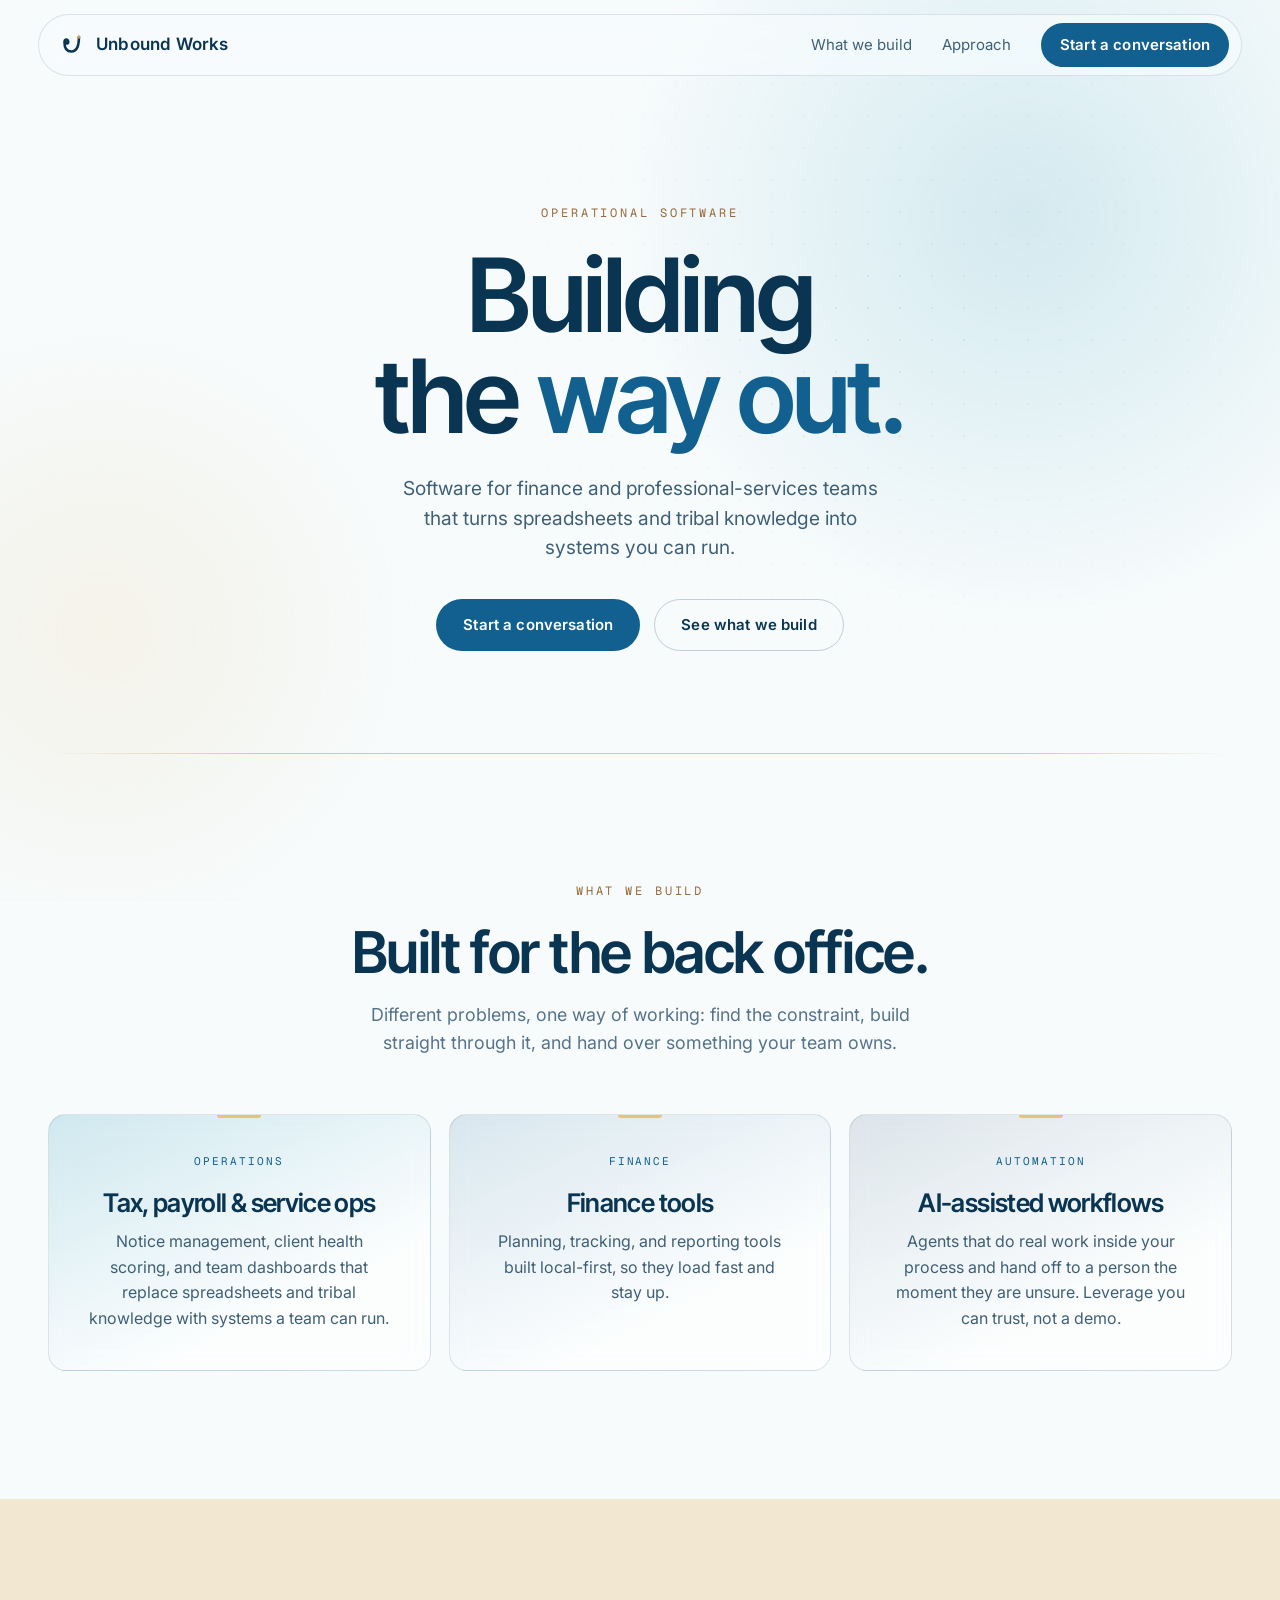
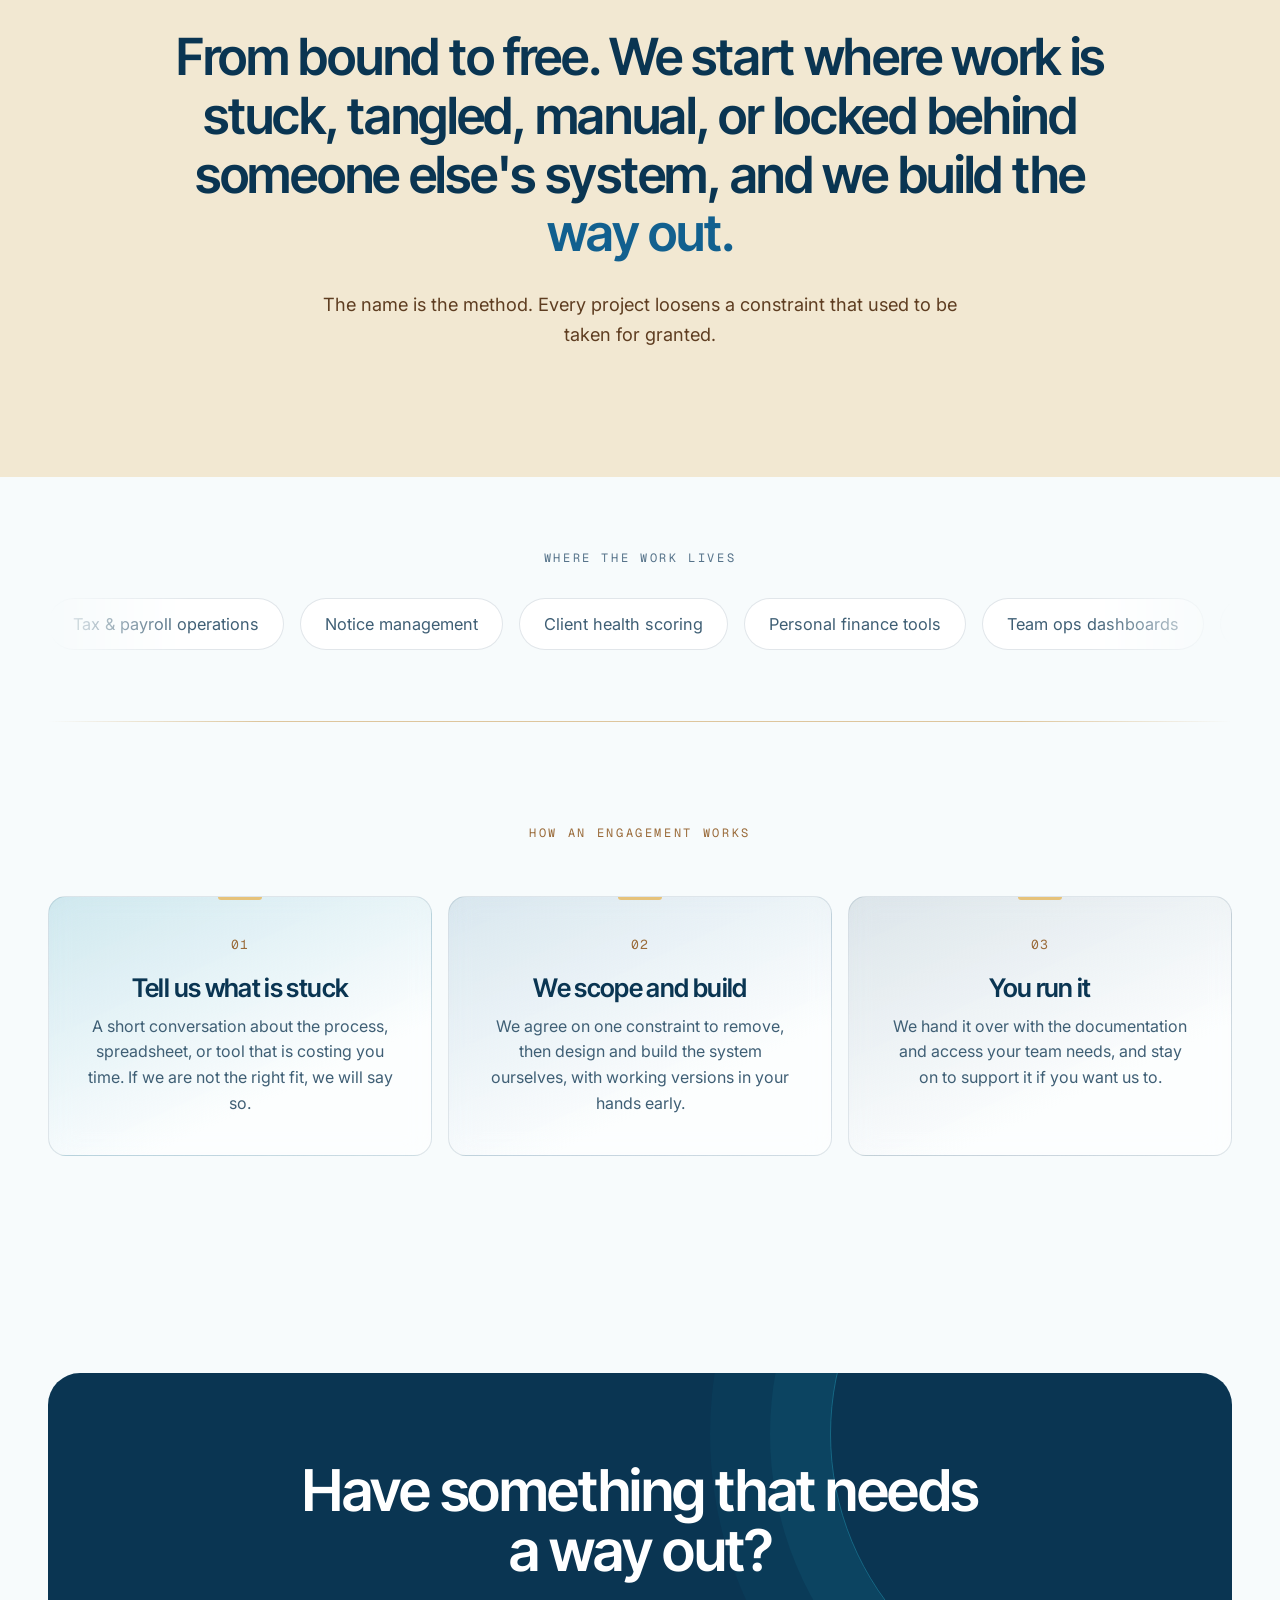
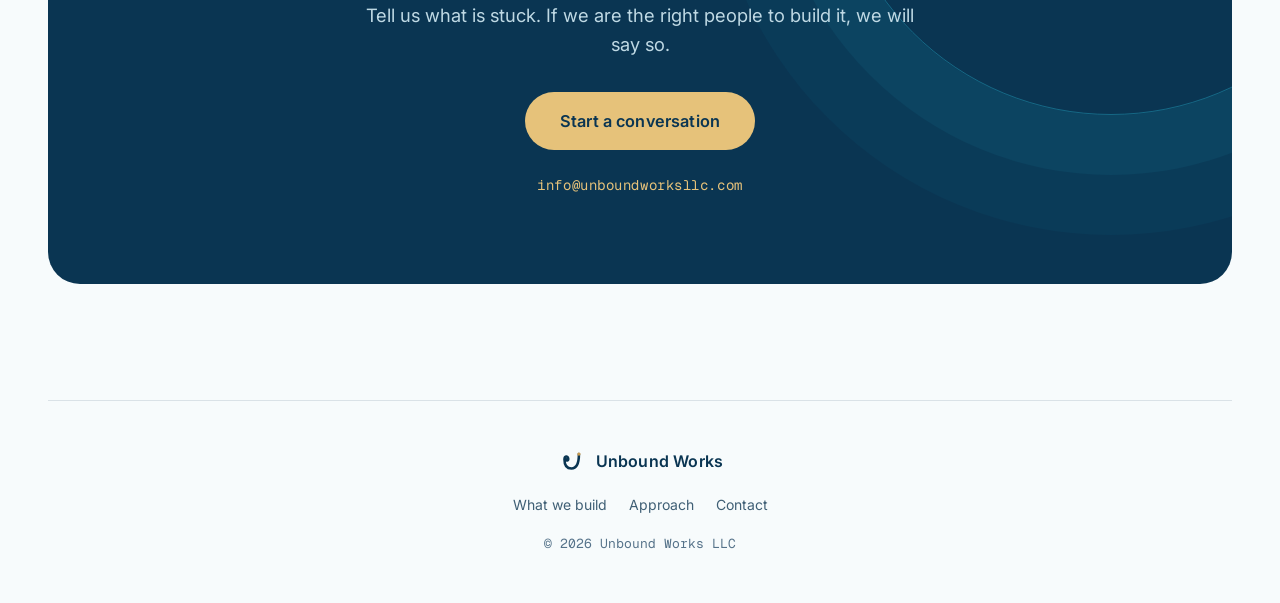
<file: index.html>
<!DOCTYPE html>
<html lang="en">
<head>
<meta charset="UTF-8">
<meta name="viewport" content="width=device-width, initial-scale=1.0">
<title>Unbound Works — Building the way out</title>
<meta name="description" content="Unbound Works builds operational software for finance and professional-services teams, replacing spreadsheets and tribal knowledge with systems you can run.">
<link rel="canonical" href="https://www.unboundworksllc.com/">
<link rel="icon" href="favicon.svg" type="image/svg+xml">
<meta name="theme-color" content="#F7FBFC">
<meta property="og:title" content="Unbound Works — Building the way out">
<meta property="og:description" content="Unbound Works builds operational software for finance and professional-services teams, replacing spreadsheets and tribal knowledge with systems you can run.">
<meta property="og:type" content="website">
<meta property="og:url" content="https://www.unboundworksllc.com/">
<meta property="og:image" content="https://www.unboundworksllc.com/og.png">
<meta name="twitter:card" content="summary_large_image">
<link rel="preconnect" href="https://fonts.googleapis.com">
<link rel="preconnect" href="https://fonts.gstatic.com" crossorigin>
<link href="https://fonts.googleapis.com/css2?family=Inter+Tight:wght@500;600;700&family=Inter:wght@400;500;600&family=Geist+Mono:wght@400;500&display=swap" rel="stylesheet">
<link rel="stylesheet" href="styles.css">
</head>
<body>

<svg width="0" height="0" style="position:absolute" aria-hidden="true">
  <symbol id="uw-mark" viewBox="0 0 240 240">
    <path d="M188,52 C188,128 176,176 124,176 C80,176 64,140 64,98 C64,68 92,64 96,90 C99,110 80,112 78,96"
      fill="none" stroke-width="22" stroke-linecap="round" stroke-linejoin="round"/>
  </symbol>
</svg>

<header>
  <div class="wrap">
    <nav>
      <a class="brand" href="index.html" aria-label="Unbound Works home">
        <svg viewBox="0 0 240 240"><use href="#uw-mark" stroke="var(--ink)"/><circle cx="188" cy="52" r="14" fill="var(--antique)"/></svg>
        <span>Unbound&nbsp;Works</span>
      </a>
      <div class="nav-links">
        <a href="what-we-build.html">What we build</a>
        <a href="approach.html">Approach</a>
        <a href="#contact" class="btn btn-primary nav-cta">Start a conversation</a>
      </div>
    </nav>
  </div>
</header>

<main id="top">

  <!-- HERO -->
  <section class="hero wrap">
    <div class="hero-bg" aria-hidden="true"></div>
    <div class="hero-inner">
      <div class="eyebrow">Operational software</div>
      <h1>Building<br>the <span class="free">way out.</span></h1>
      <p class="lead">Software for finance and professional-services teams that turns spreadsheets and tribal knowledge into systems you can run.</p>
      <div class="hero-actions">
        <a href="#contact" class="btn btn-primary">Start a conversation</a>
        <a href="what-we-build.html" class="btn btn-ghost">See what we build</a>
      </div>
    </div>
  </section>

  <!-- CAPABILITIES -->
  <section class="pad" id="work">
    <div class="wrap">
      <div class="sec-head reveal">
        <div class="eyebrow">What we build</div>
        <h2>Built for the back office.</h2>
        <p>Different problems, one way of working: find the constraint, build straight through it, and hand over something your team owns.</p>
      </div>
      <div class="bento">
        <div class="cell c-soft reveal">
          <span class="tag">Operations</span>
          <h3>Tax, payroll &amp; service ops</h3>
          <p>Notice management, client health scoring, and team dashboards that replace spreadsheets and tribal knowledge with systems a team can run.</p>
          <svg class="watermark" viewBox="0 0 240 240"><use href="#uw-mark"/></svg>
        </div>
        <div class="cell c-ai reveal">
          <span class="tag">Finance</span>
          <h3>Finance tools</h3>
          <p>Planning, tracking, and reporting tools built local-first, so they load fast and stay up.</p>
        </div>
        <div class="cell c-ops reveal">
          <span class="tag">Automation</span>
          <h3>AI-assisted workflows</h3>
          <p>Agents that do real work inside your process and hand off to a person the moment they are unsure. Leverage you can trust, not a demo.</p>
        </div>
      </div>
    </div>
  </section>

  <!-- MANIFESTO -->
  <section class="pad manifesto">
    <div class="wrap reveal">
      <p class="big">From bound to free. We start where work is stuck, tangled, manual, or locked behind someone else's system, and we build the <b>way out.</b></p>
      <p class="sub">The name is the method. Every project loosens a constraint that used to be taken for granted.</p>
    </div>
  </section>

  <!-- DOMAINS -->
  <section class="domains">
    <div class="label">Where the work lives</div>
    <div class="marquee">
      <div class="marquee-track">
        <span class="chip">Tax &amp; payroll operations</span>
        <span class="chip">Notice management</span>
        <span class="chip">Client health scoring</span>
        <span class="chip">Personal finance tools</span>
        <span class="chip">Team ops dashboards</span>
        <span class="chip">AI-assisted workflows</span>
        <span class="chip" aria-hidden="true">Tax &amp; payroll operations</span>
        <span class="chip" aria-hidden="true">Notice management</span>
        <span class="chip" aria-hidden="true">Client health scoring</span>
        <span class="chip" aria-hidden="true">Personal finance tools</span>
        <span class="chip" aria-hidden="true">Team ops dashboards</span>
        <span class="chip" aria-hidden="true">AI-assisted workflows</span>
      </div>
    </div>
  </section>

  <!-- HOW AN ENGAGEMENT WORKS -->
  <section class="engagement">
    <div class="wrap">
      <div class="label">How an engagement works</div>
      <div class="tgrid">
        <div class="principle reveal">
          <div class="n">01</div>
          <h3>Tell us what is stuck</h3>
          <p>A short conversation about the process, spreadsheet, or tool that is costing you time. If we are not the right fit, we will say so.</p>
        </div>
        <div class="principle reveal">
          <div class="n">02</div>
          <h3>We scope and build</h3>
          <p>We agree on one constraint to remove, then design and build the system ourselves, with working versions in your hands early.</p>
        </div>
        <div class="principle reveal">
          <div class="n">03</div>
          <h3>You run it</h3>
          <p>We hand it over with the documentation and access your team needs, and stay on to support it if you want us to.</p>
        </div>
      </div>
    </div>
  </section>

  <!-- CONTACT -->
  <section class="contact" id="contact">
    <div class="wrap">
      <div class="contact-card reveal">
        <svg class="wm" viewBox="0 0 240 240"><use href="#uw-mark"/></svg>
        <h2>Have something that needs<br>a way out?</h2>
        <p>Tell us what is stuck. If we are the right people to build it, we will say so.</p>
        <a href="mailto:info@unboundworksllc.com?subject=Project%20inquiry" class="btn btn-primary">Start a conversation</a>
        <span class="mail">info@unboundworksllc.com</span>
      </div>
    </div>
  </section>

</main>

<footer>
  <div class="wrap foot">
    <a class="brand" href="index.html">
      <svg viewBox="0 0 240 240" width="26" height="26"><use href="#uw-mark" stroke="var(--ink)"/><circle cx="188" cy="52" r="14" fill="var(--antique)"/></svg>
      <span>Unbound&nbsp;Works</span>
    </a>
    <nav class="foot-links" aria-label="Footer"><a href="what-we-build.html">What we build</a><a href="approach.html">Approach</a><a href="index.html#contact">Contact</a></nav>
    <span class="meta">&copy; 2026 Unbound Works LLC</span>
  </div>
</footer>

</body>
</html>
</file>
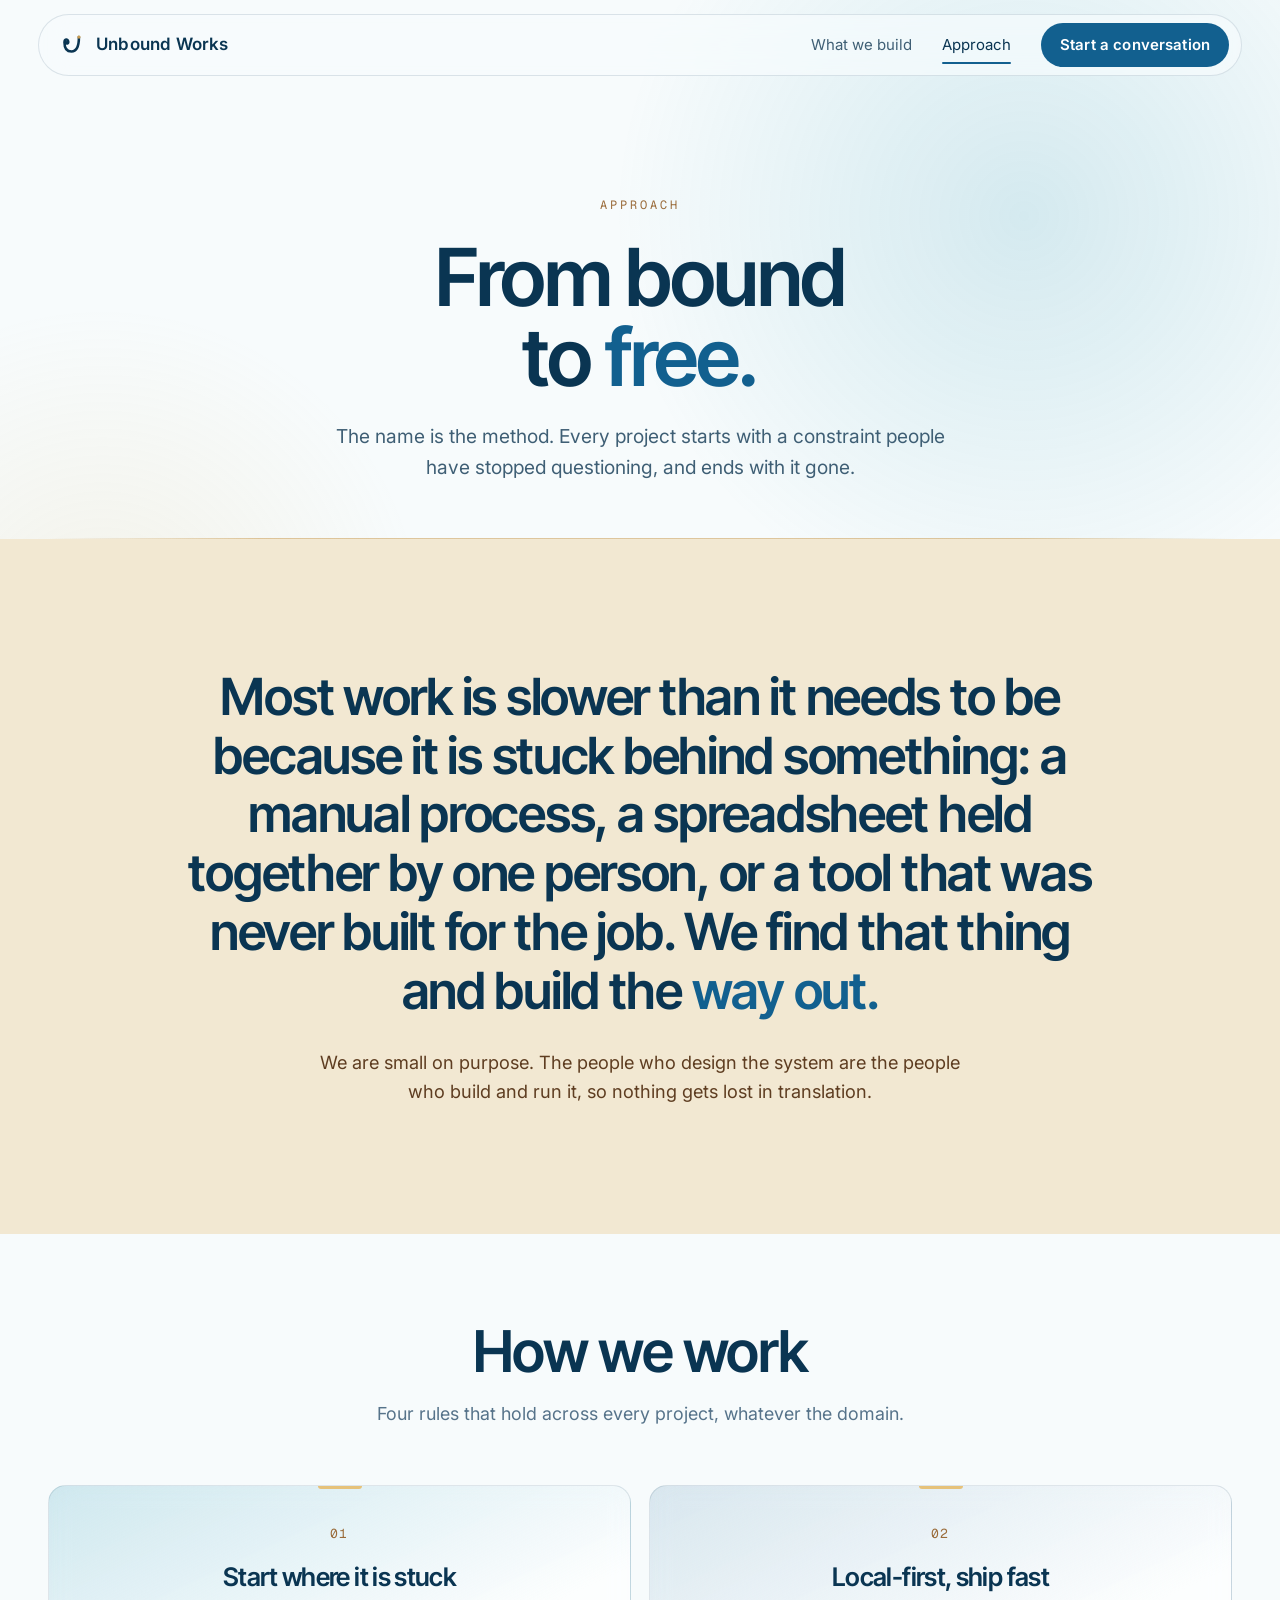
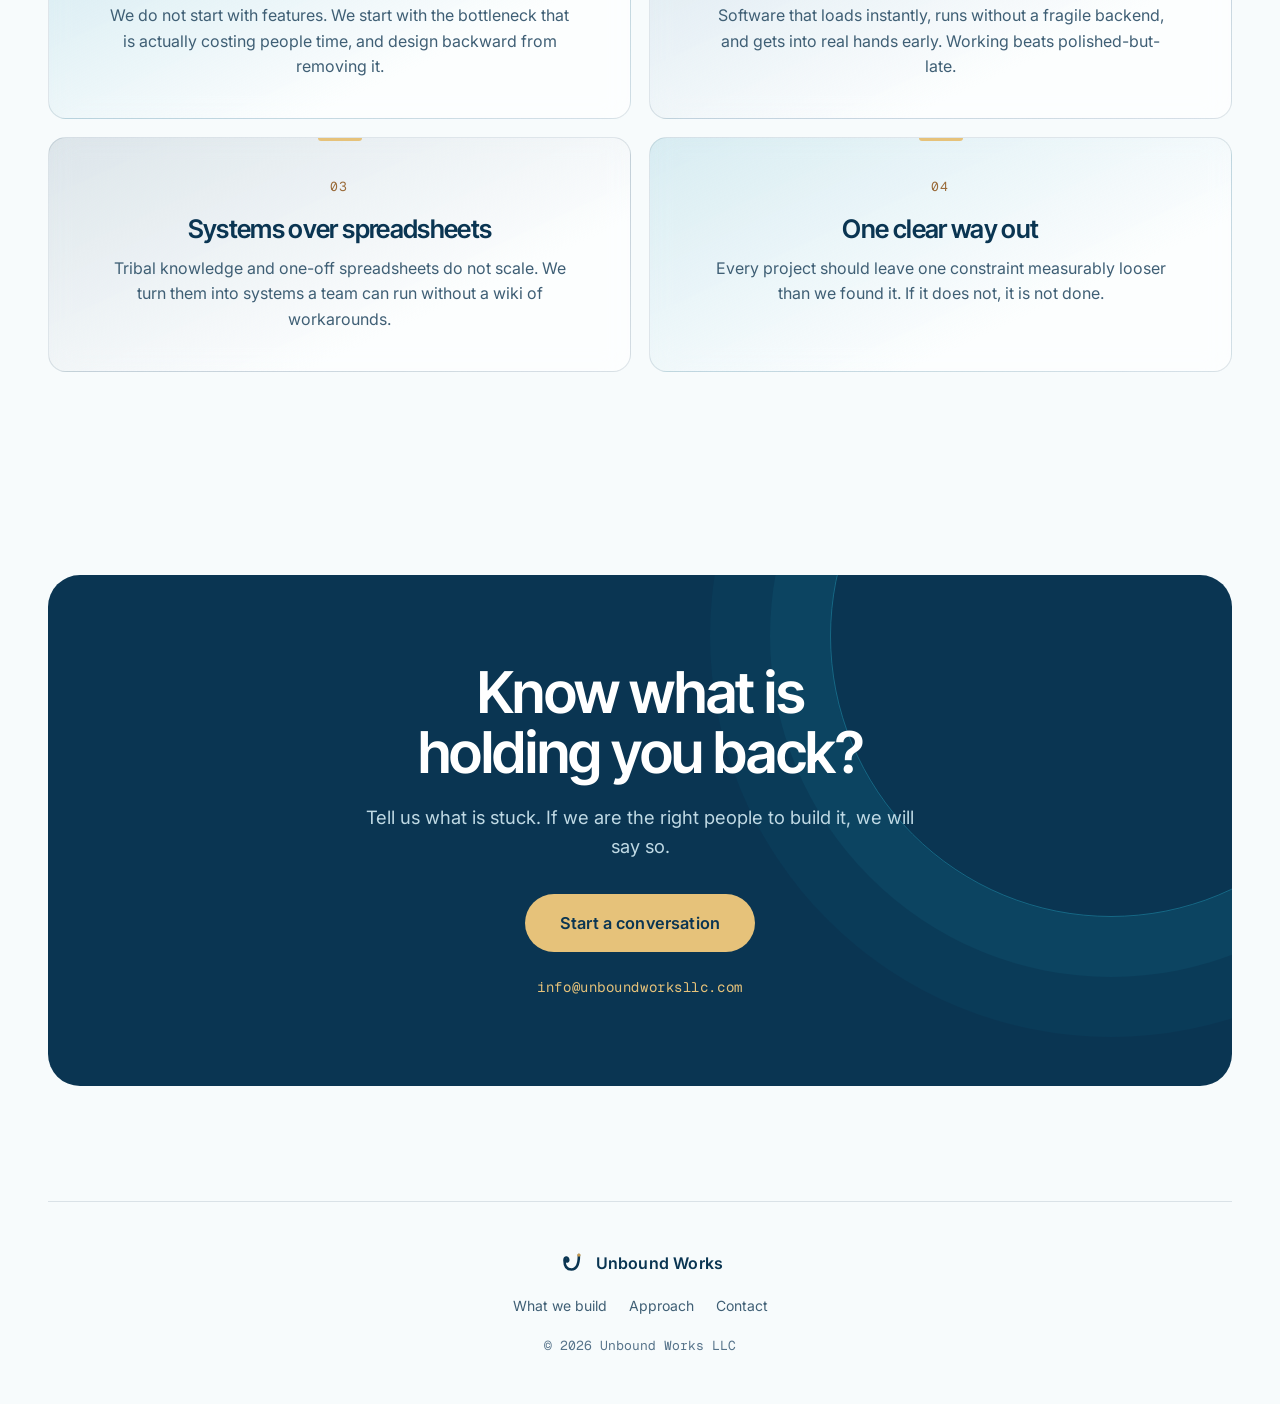
<file: approach.html>
<!DOCTYPE html>
<html lang="en">
<head>
<meta charset="UTF-8">
<meta name="viewport" content="width=device-width, initial-scale=1.0">
<title>Approach — Unbound Works</title>
<meta name="description" content="From bound to free. How Unbound Works builds: start where it's stuck, local-first, systems over spreadsheets, one way out.">
<link rel="canonical" href="https://www.unboundworksllc.com/approach.html">
<link rel="icon" href="favicon.svg" type="image/svg+xml">
<meta name="theme-color" content="#F7FBFC">
<meta property="og:title" content="Approach — Unbound Works">
<meta property="og:description" content="From bound to free. How Unbound Works builds operational software: start where it is stuck, local-first, systems over spreadsheets, one way out.">
<meta property="og:type" content="website">
<meta property="og:url" content="https://www.unboundworksllc.com/approach.html">
<meta property="og:image" content="https://www.unboundworksllc.com/og.png">
<meta name="twitter:card" content="summary_large_image">
<link rel="preconnect" href="https://fonts.googleapis.com">
<link rel="preconnect" href="https://fonts.gstatic.com" crossorigin>
<link href="https://fonts.googleapis.com/css2?family=Inter+Tight:wght@500;600;700&family=Inter:wght@400;500;600&family=Geist+Mono:wght@400;500&display=swap" rel="stylesheet">
<link rel="stylesheet" href="styles.css">
</head>
<body>

<svg width="0" height="0" style="position:absolute" aria-hidden="true">
  <symbol id="uw-mark" viewBox="0 0 240 240">
    <path d="M188,52 C188,128 176,176 124,176 C80,176 64,140 64,98 C64,68 92,64 96,90 C99,110 80,112 78,96"
      fill="none" stroke-width="22" stroke-linecap="round" stroke-linejoin="round"/>
  </symbol>
</svg>

<header>
  <div class="wrap">
    <nav>
      <a class="brand" href="index.html" aria-label="Unbound Works home">
        <svg viewBox="0 0 240 240"><use href="#uw-mark" stroke="var(--ink)"/><circle cx="188" cy="52" r="14" fill="var(--antique)"/></svg>
        <span>Unbound&nbsp;Works</span>
      </a>
      <div class="nav-links">
        <a href="what-we-build.html">What we build</a>
        <a href="approach.html" class="active">Approach</a>
        <a href="index.html#contact" class="btn btn-primary nav-cta">Start a conversation</a>
      </div>
    </nav>
  </div>
</header>

<main id="top">

  <section class="page-head">
    <div class="wrap">
      <div class="eyebrow">Approach</div>
      <h1>From bound<br>to <span class="free">free.</span></h1>
      <p>The name is the method. Every project starts with a constraint people have stopped questioning, and ends with it gone.</p>
    </div>
  </section>

  <!-- Statement -->
  <section class="pad manifesto">
    <div class="wrap reveal">
      <p class="big">Most work is slower than it needs to be because it is stuck behind something: a manual process, a spreadsheet held together by one person, or a tool that was never built for the job. We find that thing and build the <b>way out.</b></p>
      <p class="sub">We are small on purpose. The people who design the system are the people who build and run it, so nothing gets lost in translation.</p>
    </div>
  </section>

  <!-- Principles -->
  <section class="pad-sm">
    <div class="wrap">
      <div class="sec-head reveal">
        <h2>How we work</h2>
        <p>Four rules that hold across every project, whatever the domain.</p>
      </div>
      <div class="principles">
        <div class="principle reveal">
          <div class="n">01</div>
          <h3>Start where it is stuck</h3>
          <p>We do not start with features. We start with the bottleneck that is actually costing people time, and design backward from removing it.</p>
        </div>
        <div class="principle reveal">
          <div class="n">02</div>
          <h3>Local-first, ship fast</h3>
          <p>Software that loads instantly, runs without a fragile backend, and gets into real hands early. Working beats polished-but-late.</p>
        </div>
        <div class="principle reveal">
          <div class="n">03</div>
          <h3>Systems over spreadsheets</h3>
          <p>Tribal knowledge and one-off spreadsheets do not scale. We turn them into systems a team can run without a wiki of workarounds.</p>
        </div>
        <div class="principle reveal">
          <div class="n">04</div>
          <h3>One clear way out</h3>
          <p>Every project should leave one constraint measurably looser than we found it. If it does not, it is not done.</p>
        </div>
      </div>
    </div>
  </section>

  <section class="contact" id="contact">
    <div class="wrap">
      <div class="contact-card reveal">
        <svg class="wm" viewBox="0 0 240 240"><use href="#uw-mark"/></svg>
        <h2>Know what is<br>holding you back?</h2>
        <p>Tell us what is stuck. If we are the right people to build it, we will say so.</p>
        <a href="mailto:info@unboundworksllc.com?subject=Project%20inquiry" class="btn btn-primary">Start a conversation</a>
        <span class="mail">info@unboundworksllc.com</span>
      </div>
    </div>
  </section>

</main>

<footer>
  <div class="wrap foot">
    <a class="brand" href="index.html">
      <svg viewBox="0 0 240 240" width="26" height="26"><use href="#uw-mark" stroke="var(--ink)"/><circle cx="188" cy="52" r="14" fill="var(--antique)"/></svg>
      <span>Unbound&nbsp;Works</span>
    </a>
    <nav class="foot-links" aria-label="Footer"><a href="what-we-build.html">What we build</a><a href="approach.html">Approach</a><a href="index.html#contact">Contact</a></nav>
    <span class="meta">&copy; 2026 Unbound Works LLC</span>
  </div>
</footer>

</body>
</html>
</file>
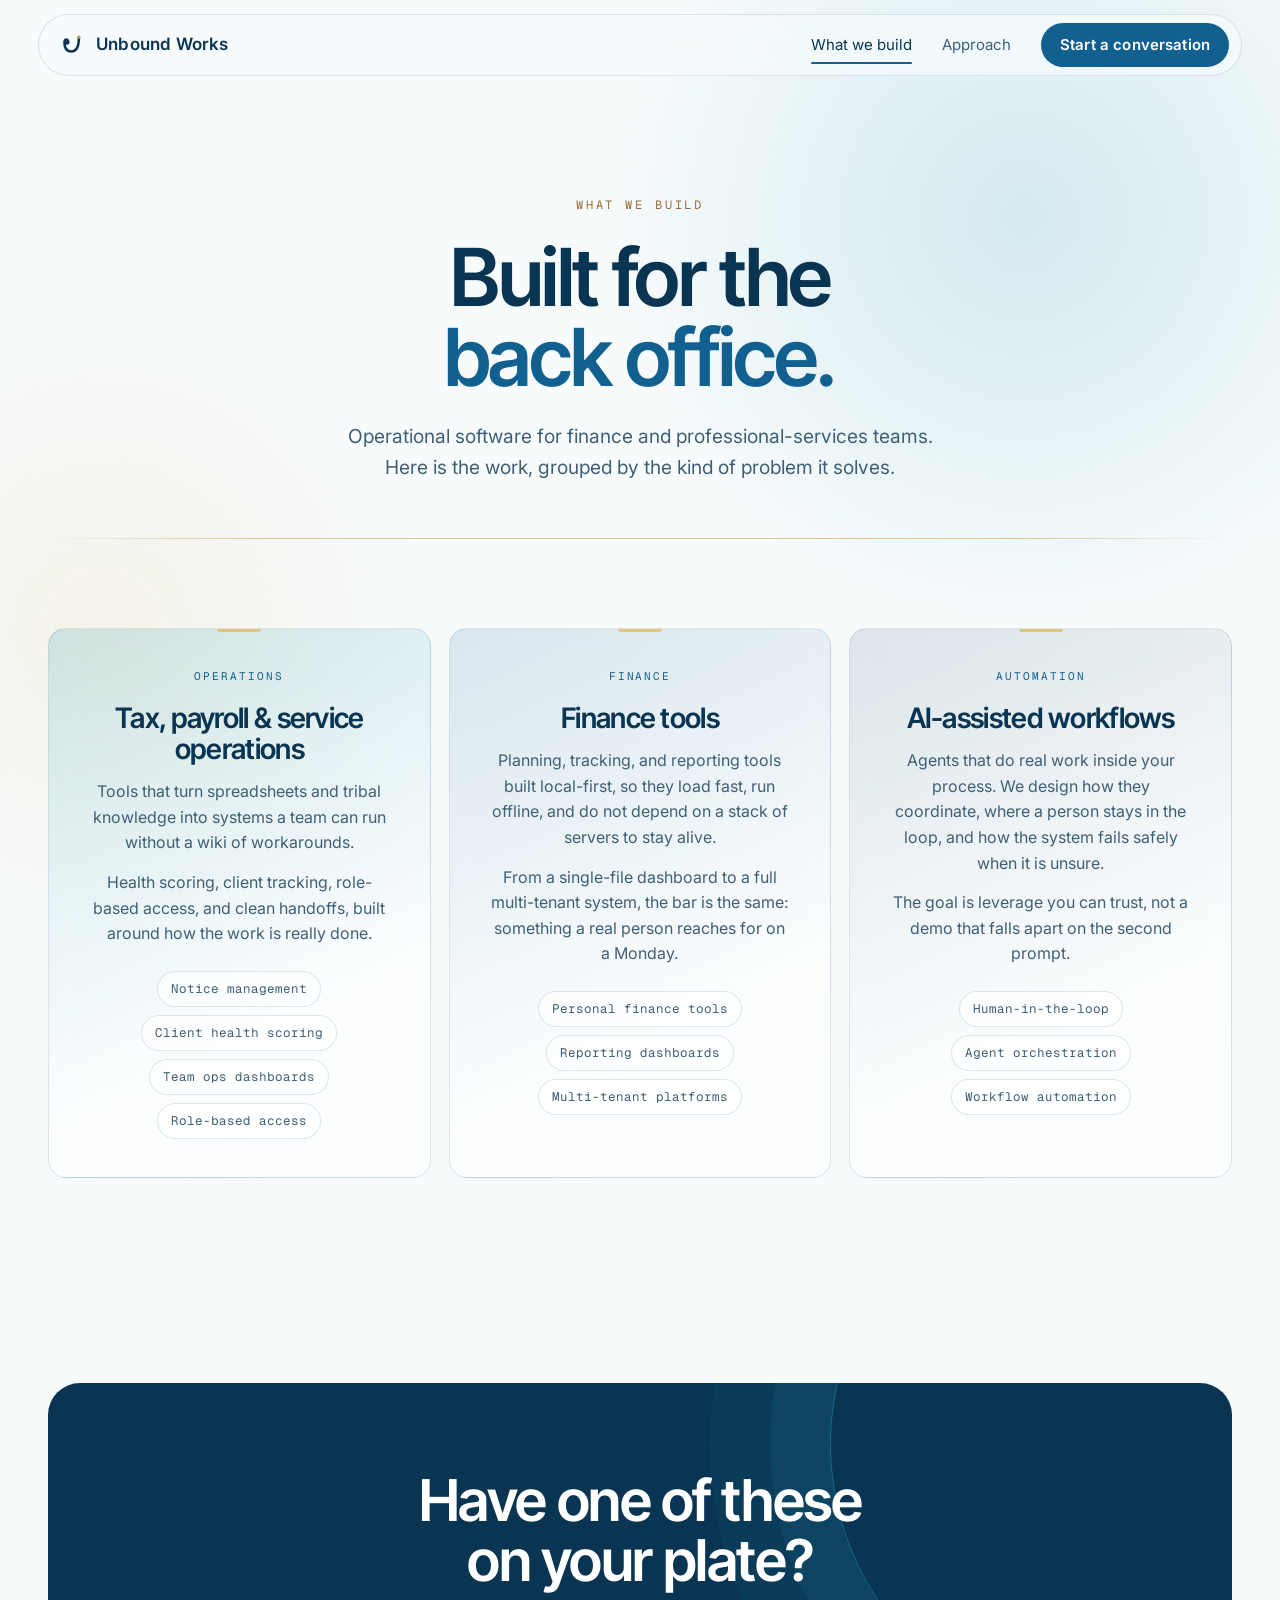
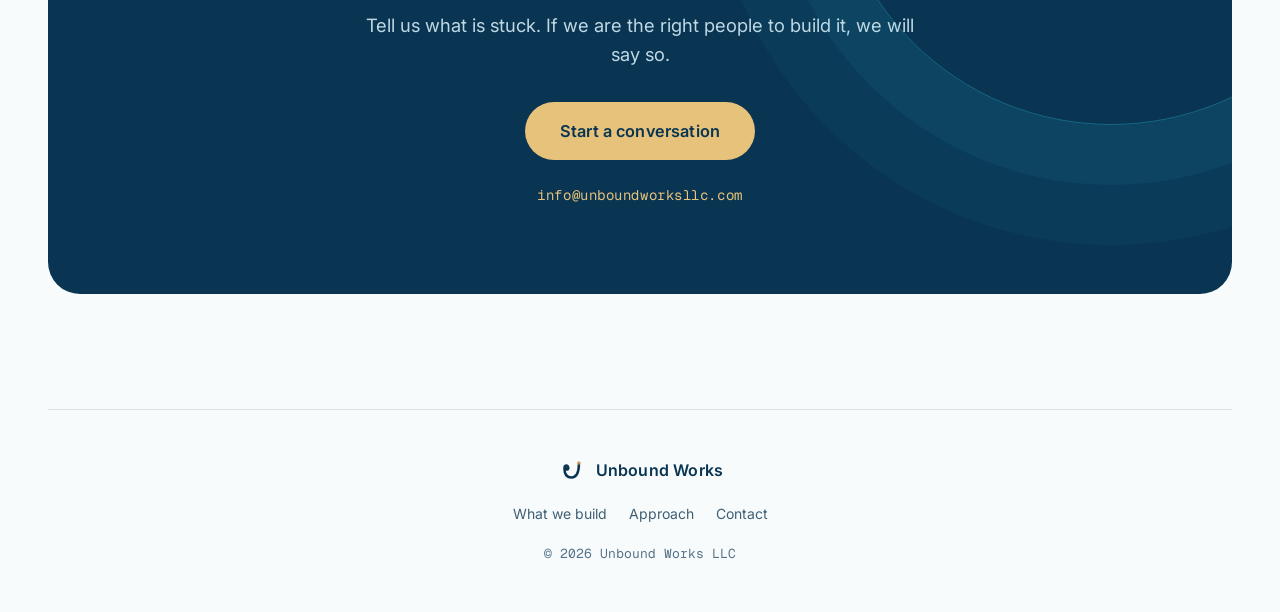
<file: what-we-build.html>
<!DOCTYPE html>
<html lang="en">
<head>
<meta charset="UTF-8">
<meta name="viewport" content="width=device-width, initial-scale=1.0">
<title>What we build — Unbound Works</title>
<meta name="description" content="Operational software for finance and professional-services teams: tax and payroll operations, finance tools, and AI-assisted workflows.">
<link rel="canonical" href="https://www.unboundworksllc.com/what-we-build.html">
<link rel="icon" href="favicon.svg" type="image/svg+xml">
<meta name="theme-color" content="#F7FBFC">
<meta property="og:title" content="What we build — Unbound Works">
<meta property="og:description" content="Operational software for finance and professional-services teams: tax and payroll operations, finance tools, and AI-assisted workflows.">
<meta property="og:type" content="website">
<meta property="og:url" content="https://www.unboundworksllc.com/what-we-build.html">
<meta property="og:image" content="https://www.unboundworksllc.com/og.png">
<meta name="twitter:card" content="summary_large_image">
<link rel="preconnect" href="https://fonts.googleapis.com">
<link rel="preconnect" href="https://fonts.gstatic.com" crossorigin>
<link href="https://fonts.googleapis.com/css2?family=Inter+Tight:wght@500;600;700&family=Inter:wght@400;500;600&family=Geist+Mono:wght@400;500&display=swap" rel="stylesheet">
<link rel="stylesheet" href="styles.css">
</head>
<body>

<svg width="0" height="0" style="position:absolute" aria-hidden="true">
  <symbol id="uw-mark" viewBox="0 0 240 240">
    <path d="M188,52 C188,128 176,176 124,176 C80,176 64,140 64,98 C64,68 92,64 96,90 C99,110 80,112 78,96"
      fill="none" stroke-width="22" stroke-linecap="round" stroke-linejoin="round"/>
  </symbol>
</svg>

<header>
  <div class="wrap">
    <nav>
      <a class="brand" href="index.html" aria-label="Unbound Works home">
        <svg viewBox="0 0 240 240"><use href="#uw-mark" stroke="var(--ink)"/><circle cx="188" cy="52" r="14" fill="var(--antique)"/></svg>
        <span>Unbound&nbsp;Works</span>
      </a>
      <div class="nav-links">
        <a href="what-we-build.html" class="active">What we build</a>
        <a href="approach.html">Approach</a>
        <a href="index.html#contact" class="btn btn-primary nav-cta">Start a conversation</a>
      </div>
    </nav>
  </div>
</header>

<main id="top">

  <section class="page-head">
    <div class="wrap">
      <div class="eyebrow">What we build</div>
      <h1>Built for the<br><span class="free">back office.</span></h1>
      <p>Operational software for finance and professional-services teams. Here is the work, grouped by the kind of problem it solves.</p>
    </div>
  </section>

  <section>
    <div class="wrap caps">

      <!-- Operations -->
      <article class="cap reveal">
        
          <span class="tag">Operations</span>
          <h2>Tax, payroll &amp; service operations</h2>
          <p>Tools that turn spreadsheets and tribal knowledge into systems a team can run without a wiki of workarounds.</p>
          <p>Health scoring, client tracking, role-based access, and clean handoffs, built around how the work is really done.</p>
          <ul class="worklist">
            <li>Notice management</li>
            <li>Client health scoring</li>
            <li>Team ops dashboards</li>
            <li>Role-based access</li>
          </ul>
      </article>

      <article class="cap reveal">
        
          <span class="tag">Finance</span>
          <h2>Finance tools</h2>
          <p>Planning, tracking, and reporting tools built local-first, so they load fast, run offline, and do not depend on a stack of servers to stay alive.</p>
          <p>From a single-file dashboard to a full multi-tenant system, the bar is the same: something a real person reaches for on a Monday.</p>
          <ul class="worklist">
            <li>Personal finance tools</li>
            <li>Reporting dashboards</li>
            <li>Multi-tenant platforms</li>
          </ul>
      </article>

      <article class="cap reveal">
        
          <span class="tag">Automation</span>
          <h2>AI-assisted workflows</h2>
          <p>Agents that do real work inside your process. We design how they coordinate, where a person stays in the loop, and how the system fails safely when it is unsure.</p>
          <p>The goal is leverage you can trust, not a demo that falls apart on the second prompt.</p>
          <ul class="worklist">
            <li>Human-in-the-loop</li>
            <li>Agent orchestration</li>
            <li>Workflow automation</li>
          </ul>
      </article>
    </div>
  </section>

  <section class="contact" id="contact">
    <div class="wrap">
      <div class="contact-card reveal">
        <svg class="wm" viewBox="0 0 240 240"><use href="#uw-mark"/></svg>
        <h2>Have one of these<br>on your plate?</h2>
        <p>Tell us what is stuck. If we are the right people to build it, we will say so.</p>
        <a href="mailto:info@unboundworksllc.com?subject=Project%20inquiry" class="btn btn-primary">Start a conversation</a>
        <span class="mail">info@unboundworksllc.com</span>
      </div>
    </div>
  </section>

</main>

<footer>
  <div class="wrap foot">
    <a class="brand" href="index.html">
      <svg viewBox="0 0 240 240" width="26" height="26"><use href="#uw-mark" stroke="var(--ink)"/><circle cx="188" cy="52" r="14" fill="var(--antique)"/></svg>
      <span>Unbound&nbsp;Works</span>
    </a>
    <nav class="foot-links" aria-label="Footer"><a href="what-we-build.html">What we build</a><a href="approach.html">Approach</a><a href="index.html#contact">Contact</a></nav>
    <span class="meta">&copy; 2026 Unbound Works LLC</span>
  </div>
</footer>

</body>
</html>
</file>
<file: styles.css>
/* ============================================================
   Unbound Works — sleek modern revamp
   Ocean and gold: cool white, navy ink, azure accent, gold details. CSS-only motion.
   ============================================================ */

:root{
  /* surfaces */
  --canvas:#F7FBFC;        /* cool white */
  --surface:#FFFFFF;
  --surface-2:#E6F3F7;
  --parchment:#F2E8D2;

  /* ink */
  --ink:#0A3552;           /* abyss navy */
  --ink-soft:#3F5F75;
  --muted:#56738A;

  /* palette */
  --teal:#1F93B0;          /* ocean teal */
  --azure:#12608F;         /* deep azure */
  --navy:#0A3552;          /* abyss navy */
  --gold:#E6C27A;          /* bright gold */
  --antique:#C99A4E;       /* antique gold */
  --bronze:#9A6B3A;
  --dbronze:#5E3D21;       /* dark bronze */

  /* signal */
  --accent:var(--azure);   /* buttons, links, highlights */
  --accent-ink:#FFFFFF;    /* text on accent fills */
  --accent-2:var(--bronze);/* small labels */
  --accent-d:var(--navy);  /* hover */
  --shadow:0 24px 48px -28px rgba(10,53,82,.35);

  /* lines + radii */
  --hairline:rgba(10,53,82,.12);
  --hairline-2:rgba(10,53,82,.22);
  --r-card:18px;
  --r-pill:999px;
  --maxw:1240px;

  --ease:cubic-bezier(.16,1,.3,1);

  /* fonts */
  --serif:'Inter Tight','Inter',system-ui,sans-serif;
  --sans:'Inter',system-ui,-apple-system,'Segoe UI',sans-serif;
  --mono:'Geist Mono','DM Mono',ui-monospace,'SF Mono',monospace;
}

*{box-sizing:border-box;margin:0;padding:0}
html{scroll-behavior:smooth}
body{
  background:var(--canvas);
  color:var(--ink);
  font-family:var(--sans);
  font-size:17px;
  line-height:1.6;
  -webkit-font-smoothing:antialiased;
  text-rendering:optimizeLegibility;
  overflow-x:hidden;
}
.wrap{max-width:var(--maxw);margin:0 auto;padding:0 28px}
.mono{font-family:var(--mono)}
a{color:inherit;text-decoration:none}
img,svg{display:block}
::selection{background:var(--accent);color:var(--accent-ink)}

/* static ambient field — fixed to viewport, stays in view on scroll */
body::before{
  content:"";position:fixed;inset:0;z-index:-1;pointer-events:none;
  background:
    radial-gradient(640px 640px at 80% 24%,rgba(31,147,176,.16),transparent 64%),
    radial-gradient(520px 520px at 8% 70%,rgba(230,194,122,.14),transparent 62%);
}

/* focus visibility */
:focus-visible{outline:2px solid var(--accent);outline-offset:3px;border-radius:6px}

/* ---------- TYPE PRIMITIVES ---------- */
.serif{font-family:var(--serif);font-weight:600}
h1,h2,h3{font-family:var(--serif);font-weight:600;letter-spacing:-.025em}
.accent{color:var(--accent)}
.free{color:var(--accent);font-style:normal}

.eyebrow{
  font-family:var(--mono);font-size:12px;letter-spacing:.24em;
  text-transform:uppercase;color:var(--accent-2);margin-bottom:22px;
}
.tag{
  font-family:var(--mono);font-size:11px;letter-spacing:.18em;
  text-transform:uppercase;color:var(--accent);display:block;margin-bottom:18px;
}

/* ---------- BUTTONS ---------- */
.btn{
  display:inline-flex;align-items:center;gap:8px;
  font-family:var(--sans);font-size:15px;font-weight:600;cursor:pointer;
  border:1px solid transparent;border-radius:var(--r-pill);
  padding:13px 26px;letter-spacing:.01em;white-space:nowrap;
  transition:transform .2s var(--ease),background .2s,border-color .2s,color .2s;
}
.btn-primary{background:var(--accent);color:var(--accent-ink)}
.btn-primary:hover{transform:translateY(-2px);background:var(--accent-d)}
.btn-primary:active{transform:translateY(0) scale(.98)}
.btn-ghost{background:transparent;color:var(--ink);border-color:var(--hairline-2)}
.btn-ghost:hover{border-color:var(--accent);color:var(--accent);transform:translateY(-2px)}

/* ---------- NAV (floating glass) ---------- */
header{position:sticky;top:14px;z-index:50;margin-top:14px}
header .wrap{padding:0 18px}
nav{
  display:flex;align-items:center;justify-content:space-between;
  height:62px;padding:0 12px 0 18px;
  background:rgba(247,251,252,.72);
  backdrop-filter:blur(14px) saturate(140%);
  -webkit-backdrop-filter:blur(14px) saturate(140%);
  border:1px solid var(--hairline);
  border-radius:var(--r-pill);
}
.brand{display:flex;align-items:center;gap:11px;font-weight:600;font-size:17px;letter-spacing:.2px}
.brand svg{width:28px;height:28px}
.nav-links{display:flex;align-items:center;gap:30px}
.nav-links a{font-size:15px;color:var(--ink-soft);position:relative;transition:color .2s}
.nav-links a:not(.nav-cta):hover{color:var(--ink)}
.nav-links a:not(.nav-cta)::after{
  content:"";position:absolute;left:0;right:100%;bottom:-7px;height:2px;
  background:var(--accent);border-radius:2px;transition:right .25s var(--ease);
}
.nav-links a:not(.nav-cta):hover::after{right:0}
.nav-links a.active{color:var(--ink)}
.nav-links a.active::after{right:0}
.nav-links a.nav-cta{padding:9px 18px;color:var(--accent-ink)}
@media(max-width:760px){
  .nav-links{gap:16px}
  .nav-links a{font-size:14px;white-space:nowrap}
  .nav-cta{display:none} /* contact CTA lives in the hero and page footer on mobile */
}
@media(max-width:480px){
  .brand span{display:none} /* logo mark only; link keeps its aria-label */
  nav{padding:0 18px 0 14px}
}

/* ---------- SHARED MARK ---------- */

/* ---------- SECTION SHELL ---------- */
section{position:relative;z-index:1}
.pad{padding:clamp(72px,10vw,128px) 0}
.pad-sm{padding:clamp(56px,7vw,88px) 0}
.sec-head{max-width:64ch;margin-bottom:clamp(36px,5vw,56px)}
.sec-head h2{font-size:clamp(2.2rem,4.6vw,3.6rem);line-height:1.04}
.sec-head p{color:var(--muted);font-size:1.12rem;margin-top:18px;max-width:54ch}

/* ---------- HERO ---------- */
.hero{
  position:relative;
  padding:clamp(72px,10vw,128px) 28px clamp(64px,8vw,104px);
}
.hero-bg{position:absolute;inset:-40px 0 0 0;z-index:0;pointer-events:none;overflow:hidden}
.hero-bg::after{ /* faint dot grid */
  content:"";position:absolute;inset:0;
  background-image:radial-gradient(var(--hairline) 1px,transparent 1px);
  background-size:32px 32px;
  -webkit-mask-image:radial-gradient(600px 500px at 70% 40%,#000,transparent 75%);
  mask-image:radial-gradient(600px 500px at 70% 40%,#000,transparent 75%);
  opacity:.6;
}
.hero-inner{position:relative;z-index:1}
h1{font-size:clamp(3.2rem,8.4vw,6.4rem);line-height:.98;letter-spacing:-.03em}
.hero p.lead{
  font-family:var(--sans);font-size:clamp(1.08rem,1.5vw,1.3rem);
  color:var(--ink-soft);max-width:40ch;margin:28px 0 36px;line-height:1.55;
}
.hero-actions{display:flex;gap:14px;flex-wrap:wrap}
@media(max-width:860px){
  .hero{padding:48px 28px 56px}
}

/* ---------- PAGE HEADER (subpages) ---------- */
.page-head{padding:clamp(72px,10vw,120px) 0 clamp(40px,5vw,56px)}
.page-head h1{font-size:clamp(2.8rem,6.4vw,5rem);line-height:1.0}
.page-head p{color:var(--ink-soft);font-size:1.2rem;max-width:52ch;margin-top:24px;font-family:var(--sans)}
.page-head .hero-actions{margin-top:32px}

/* ---------- BENTO (home): three glass cards in a row ---------- */
.bento{display:grid;grid-template-columns:repeat(3,1fr);gap:18px}
.cell{
  border-radius:var(--r-card);padding:clamp(28px,3vw,40px);
  position:relative;overflow:hidden;
  background:rgba(255,255,255,.62);
  backdrop-filter:blur(14px) saturate(140%);
  -webkit-backdrop-filter:blur(14px) saturate(140%);
  border:1px solid var(--hairline);
  transition:transform .35s var(--ease),border-color .35s,box-shadow .35s;
}
.cell::before{ /* hover sheen */
  content:"";position:absolute;inset:0;pointer-events:none;opacity:0;
  background:linear-gradient(130deg,transparent 40%,rgba(255,255,255,.55) 55%,transparent 70%);
  transition:opacity .4s var(--ease);
}
.cell::after{ /* gold tab */
  content:"";position:absolute;top:0;left:50%;transform:translateX(-50%);
  width:44px;height:3px;background:var(--gold);border-radius:0 0 3px 3px;
}
.cell:hover{transform:translateY(-5px);border-color:var(--hairline-2);box-shadow:var(--shadow)}
.cell:hover::before{opacity:1}
.cell h3{font-size:clamp(1.4rem,2vw,1.75rem);line-height:1.1;margin-bottom:12px}
.cell p{color:var(--ink-soft);font-size:1rem;max-width:46ch}
.c-soft{background:linear-gradient(155deg,rgba(31,147,176,.18),rgba(255,255,255,.66) 70%)}
.c-ai{background:linear-gradient(155deg,rgba(18,96,143,.13),rgba(255,255,255,.66) 70%)}
.c-ops{background:linear-gradient(155deg,rgba(10,53,82,.11),rgba(255,255,255,.66) 70%)}
.cell .watermark{position:absolute;right:-34px;bottom:-54px;width:210px;opacity:.07;pointer-events:none}
.cell .watermark path{fill:none;stroke:var(--ink);stroke-width:22;stroke-linecap:round;stroke-linejoin:round}
@media(max-width:860px){
  .bento{grid-template-columns:1fr}
}

/* ---------- CAPABILITY DETAIL (what-we-build): three glass cards ---------- */
.caps{display:grid;grid-template-columns:repeat(3,1fr);gap:18px;padding:clamp(56px,7vw,96px) 28px}
.cap{
  position:relative;overflow:hidden;
  padding:clamp(28px,3vw,40px);border-radius:var(--r-card);
  background:rgba(255,255,255,.62);
  backdrop-filter:blur(14px) saturate(140%);
  -webkit-backdrop-filter:blur(14px) saturate(140%);
  border:1px solid var(--hairline);
  transition:transform .35s var(--ease),border-color .35s,box-shadow .35s;
}
.cap::before{ /* hover sheen */
  content:"";position:absolute;inset:0;pointer-events:none;opacity:0;
  background:linear-gradient(130deg,transparent 40%,rgba(255,255,255,.55) 55%,transparent 70%);
  transition:opacity .4s var(--ease);
}
.cap::after{ /* gold tab */
  content:"";position:absolute;top:0;left:50%;transform:translateX(-50%);
  width:44px;height:3px;background:var(--gold);border-radius:0 0 3px 3px;
}
.cap:hover{transform:translateY(-5px);border-color:var(--hairline-2);box-shadow:var(--shadow)}
.cap:hover::before{opacity:1}
.cap:nth-child(1){background:linear-gradient(155deg,rgba(31,147,176,.18),rgba(255,255,255,.66) 70%)}
.cap:nth-child(2){background:linear-gradient(155deg,rgba(18,96,143,.13),rgba(255,255,255,.66) 70%)}
.cap:nth-child(3){background:linear-gradient(155deg,rgba(10,53,82,.11),rgba(255,255,255,.66) 70%)}
.cap h2{font-size:clamp(1.5rem,2.2vw,1.9rem);line-height:1.1}
.cap p{color:var(--ink-soft);font-size:1rem;margin-top:14px;font-family:var(--sans)}
.worklist{list-style:none;margin-top:24px;display:flex;flex-wrap:wrap;justify-content:center;gap:8px}
.worklist li{
  font-family:var(--mono);font-size:12.5px;color:var(--ink-soft);
  padding:7px 13px;border:1px solid var(--hairline);border-radius:var(--r-pill);
  background:rgba(255,255,255,.55);transition:border-color .2s,color .2s;
}
.worklist li:hover{border-color:var(--accent);color:var(--accent)}
@media(max-width:860px){.caps{grid-template-columns:1fr}}

/* ---------- MANIFESTO ---------- */
.manifesto{background:var(--parchment)}
.manifesto .wrap{max-width:1000px}
.manifesto p.big{
  font-family:var(--serif);font-size:clamp(2rem,4.2vw,3.2rem);
  line-height:1.15;letter-spacing:-.025em;font-weight:600;
}
.manifesto p.big b{color:var(--accent);font-weight:600;font-style:normal}
.manifesto .sub{color:var(--dbronze);font-size:1.14rem;margin-top:28px;max-width:60ch;font-family:var(--sans)}

/* ---------- PRINCIPLES (approach) ---------- */
.principles{display:grid;grid-template-columns:repeat(2,1fr);gap:18px}
.principle{
  position:relative;overflow:hidden;
  padding:clamp(28px,3vw,40px);border-radius:var(--r-card);
  background:rgba(255,255,255,.62);
  backdrop-filter:blur(14px) saturate(140%);
  -webkit-backdrop-filter:blur(14px) saturate(140%);
  border:1px solid var(--hairline);
  transition:transform .35s var(--ease),border-color .35s,box-shadow .35s;
}
.principle::before{ /* hover sheen */
  content:"";position:absolute;inset:0;pointer-events:none;opacity:0;
  background:linear-gradient(130deg,transparent 40%,rgba(255,255,255,.55) 55%,transparent 70%);
  transition:opacity .4s var(--ease);
}
.principle::after{ /* gold tab */
  content:"";position:absolute;top:0;left:50%;transform:translateX(-50%);
  width:44px;height:3px;background:var(--gold);border-radius:0 0 3px 3px;
}
.principle:hover{transform:translateY(-5px);border-color:var(--hairline-2);box-shadow:var(--shadow)}
.principle:hover::before{opacity:1}
.principle:nth-child(1){background:linear-gradient(155deg,rgba(31,147,176,.18),rgba(255,255,255,.66) 70%)}
.principle:nth-child(2){background:linear-gradient(155deg,rgba(18,96,143,.13),rgba(255,255,255,.66) 70%)}
.principle:nth-child(3){background:linear-gradient(155deg,rgba(10,53,82,.11),rgba(255,255,255,.66) 70%)}
.principle:nth-child(4){background:linear-gradient(155deg,rgba(31,147,176,.14),rgba(255,255,255,.66) 70%)}
.principle .n{font-family:var(--mono);font-size:13px;color:var(--bronze);margin-bottom:18px;letter-spacing:.1em}
.principle h3{font-size:clamp(1.4rem,2vw,1.75rem);line-height:1.1;margin-bottom:12px}
.principle p{color:var(--ink-soft);font-size:1rem;max-width:46ch;font-family:var(--sans)}
@media(max-width:760px){.principles{grid-template-columns:1fr}}

/* ---------- DOMAINS MARQUEE ---------- */
.domains{padding:clamp(48px,6vw,72px) 0}
.domains .label{
  font-family:var(--mono);font-size:12px;letter-spacing:.22em;text-transform:uppercase;
  color:var(--muted);text-align:center;margin-bottom:30px;
}
.marquee{position:relative;overflow:hidden;width:min(calc(var(--maxw) - 56px),calc(100% - 56px));margin:0 auto;
  -webkit-mask-image:linear-gradient(90deg,transparent,#000 12%,#000 88%,transparent);
  mask-image:linear-gradient(90deg,transparent,#000 12%,#000 88%,transparent)}
.marquee-track{display:flex;gap:16px;width:max-content;animation:slide 34s linear infinite}
.marquee:hover .marquee-track{animation-play-state:paused}
.chip{
  font-size:1.02rem;color:var(--ink-soft);padding:12px 24px;
  border:1px solid var(--hairline);border-radius:var(--r-pill);white-space:nowrap;
  background:var(--surface);
}
@keyframes slide{to{transform:translateX(-50%)}}

/* ---------- ENGAGEMENT STEPS (home) ---------- */
.engagement{padding:clamp(64px,8vw,104px) 0}
.engagement .label{
  font-family:var(--mono);font-size:12px;letter-spacing:.22em;text-transform:uppercase;
  color:var(--accent-2);text-align:center;margin-bottom:clamp(36px,5vw,52px);
}
.tgrid{display:grid;grid-template-columns:repeat(3,1fr);gap:16px}
@media(max-width:860px){.tgrid{grid-template-columns:1fr}}

/* ---------- CONTACT ---------- */
.contact{padding:clamp(72px,9vw,120px) 0}
.contact-card{
  border-radius:32px;padding:clamp(48px,7vw,88px) clamp(24px,5vw,64px);text-align:center;
  position:relative;overflow:hidden;color:#fff;background:var(--navy);
}
.contact-card::before{
  content:"";position:absolute;width:560px;height:560px;border-radius:50%;right:-160px;top:-220px;
  border:1px solid rgba(31,147,176,.55);
  box-shadow:0 0 0 60px rgba(31,147,176,.10),0 0 0 120px rgba(31,147,176,.06);pointer-events:none;
}
.contact-card>*{position:relative}
.contact-card h2{font-size:clamp(2.2rem,4.8vw,3.6rem);line-height:1.04}
.contact-card p{color:#BFD9E4;font-size:1.15rem;margin:20px auto 32px;max-width:46ch;font-family:var(--sans)}
.contact-card .btn-primary{background:var(--gold);color:var(--navy);font-size:1.02rem;padding:15px 34px}
.contact-card .btn-primary:hover{background:#F0D49A}
.contact-card .mail{display:block;margin-top:24px;font-family:var(--mono);font-size:14px;letter-spacing:.04em;color:var(--gold)}
.contact-card .wm{display:none}

/* ---------- FOOTER ---------- */
footer{position:relative;padding:48px 0}
.foot{display:flex;align-items:center;justify-content:space-between;gap:24px;flex-wrap:wrap}
.foot .brand{font-size:16px}
.foot .meta{font-family:var(--mono);font-size:13px;color:var(--muted)}
.foot-links{display:flex;gap:22px;font-size:14px;color:var(--ink-soft);height:auto;padding:0;background:none;border:0;border-radius:0;backdrop-filter:none;-webkit-backdrop-filter:none}
.foot-links a:hover{color:var(--accent)}

/* ---------- CENTERED LAYOUT ---------- */
.hero,.page-head,.sec-head,.manifesto,.cell,.principle,.cap,footer{text-align:center}
.sec-head,.sec-head p,.hero p.lead,.page-head p,.manifesto .sub,.cell p,.principle p,.cap p{margin-left:auto;margin-right:auto}
.hero p.lead{margin-top:28px;margin-bottom:36px}
.hero-actions,.worklist{justify-content:center}
.foot{flex-direction:column;justify-content:center;gap:18px}
.cap-media{display:none} /* empty decorative panels; single centered column instead */

/* ---------- SECTION RULES (content width, not full bleed) ---------- */
.hero,.page-head,.domains,footer{position:relative}
.hero::after,.page-head::after,.domains::after,footer::before{
  content:"";position:absolute;left:50%;transform:translateX(-50%);
  width:min(calc(var(--maxw) - 56px),calc(100% - 56px));height:1px;pointer-events:none;
}
.hero::after,.page-head::after,.domains::after{
  bottom:0;background:linear-gradient(90deg,transparent,var(--antique) 18%,var(--antique) 82%,transparent);opacity:.55;
}
footer::before{top:0;background:var(--hairline)}

/* ============================================================
   CSS-ONLY MOTION
   ============================================================ */


/* scroll reveal — progressive enhancement, content visible by default */
@supports (animation-timeline: view){
  @media(prefers-reduced-motion:no-preference){
    .reveal{
      animation:rise linear both;
      animation-timeline:view();
      animation-range:entry 0% entry 44%;
    }
    /* staggered offsets for grids */
    .bento .cell:nth-child(2){animation-range:entry 4% entry 48%}
    .bento .cell:nth-child(3){animation-range:entry 8% entry 52%}
    .principles .principle:nth-child(2){animation-range:entry 4% entry 48%}
    .principles .principle:nth-child(3){animation-range:entry 8% entry 52%}
    .principles .principle:nth-child(4){animation-range:entry 12% entry 56%}
    .tgrid .principle:nth-child(2){animation-range:entry 4% entry 48%}
    .tgrid .principle:nth-child(3){animation-range:entry 8% entry 52%}
  }
}
@keyframes rise{from{opacity:0;transform:translateY(28px)}to{opacity:1;transform:none}}

@media(prefers-reduced-motion:reduce){
  *{animation:none!important;transition:none!important}
  html{scroll-behavior:auto}
}
</file>
